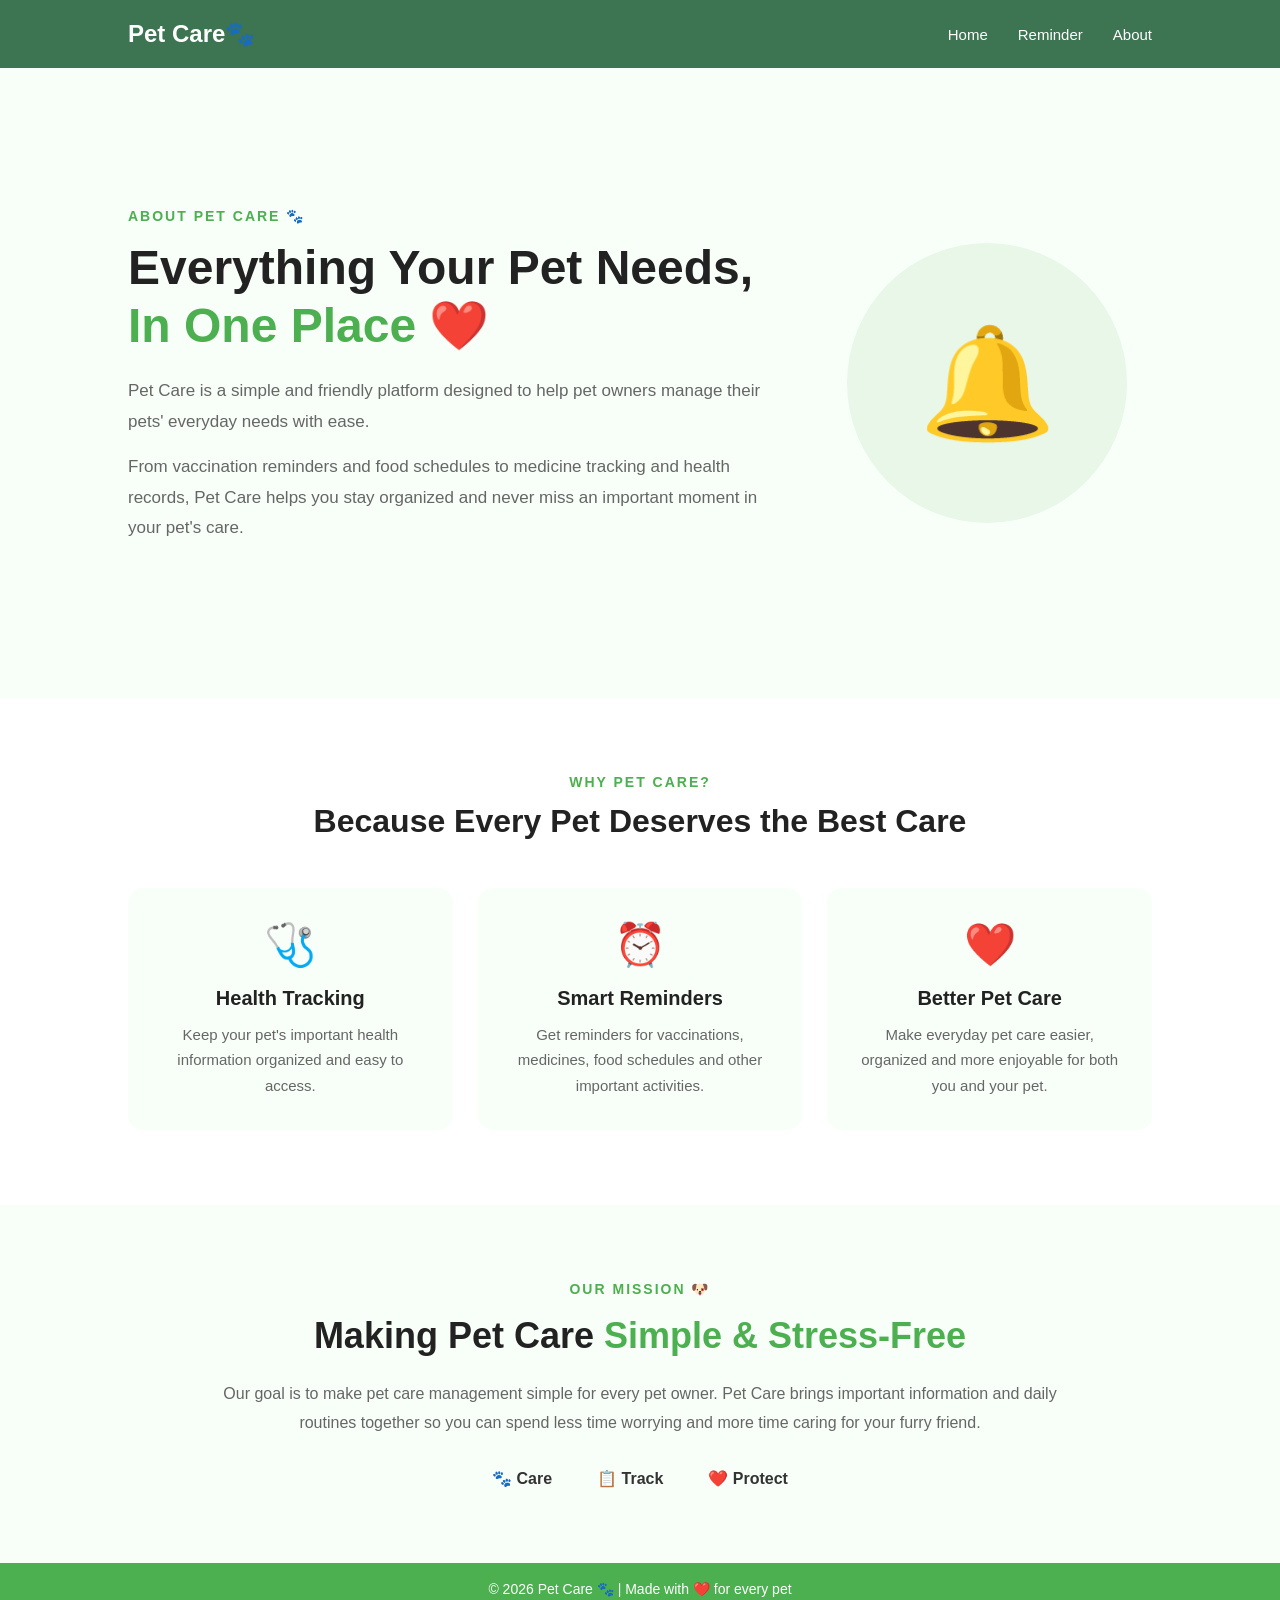
<file: about.html>
<!DOCTYPE html>
<html lang="en">
<head>
    <meta charset="UTF-8">
    <meta name="viewport" content="width=device-width, initial-scale=1.0">
    <title>About | Pet Care</title>
    <link rel="stylesheet" href="about.css">
</head>

<body>

    <!-- Navbar -->
    <header class="navbar">
        <h2>Pet Care🐾</h2>

        <nav>
            <a href="index.html">Home</a>
            <a href="reminder.html">Reminder</a>
            <a href="about.html">About</a>
        </nav>
    </header>


    <!-- About Hero -->
    <section class="about-hero">

        <div class="about-content">
            <span class="about-tag">ABOUT PET CARE 🐾</span>

            <h1>Everything Your Pet Needs,<br>
                <span>In One Place ❤️</span>
            </h1>

            <p>
                Pet Care is a simple and friendly platform designed
                to help pet owners manage their pets' everyday needs
                with ease.
            </p>

            <p>
                From vaccination reminders and food schedules to
                medicine tracking and health records, Pet Care helps
                you stay organized and never miss an important moment
                in your pet's care.
            </p>
        </div>

        <div class="about-image">
            <div class="paw-circle">🔔</div>
        </div>

    </section>


    <!-- Why Pet Care -->
    <section class="why-section">

        <div class="section-title">
            <span>WHY PET CARE?</span>
            <h2>Because Every Pet Deserves the Best Care</h2>
        </div>

        <div class="about-cards">

            <div class="about-card">
                <div class="about-icon">🩺</div>
                <h3>Health Tracking</h3>
                <p>
                    Keep your pet's important health information
                    organized and easy to access.
                </p>
            </div>

            <div class="about-card">
                <div class="about-icon">⏰</div>
                <h3>Smart Reminders</h3>
                <p>
                    Get reminders for vaccinations, medicines,
                    food schedules and other important activities.
                </p>
            </div>

            <div class="about-card">
                <div class="about-icon">❤️</div>
                <h3>Better Pet Care</h3>
                <p>
                    Make everyday pet care easier, organized and
                    more enjoyable for both you and your pet.
                </p>
            </div>

        </div>

    </section>


    <!-- Mission -->
    <section class="mission-section">

        <div class="mission-box">

            <span>OUR MISSION 🐶</span>

            <h2>
                Making Pet Care
                <strong>Simple & Stress-Free</strong>
            </h2>

            <p>
                Our goal is to make pet care management simple for
                every pet owner. Pet Care brings important information
                and daily routines together so you can spend less time
                worrying and more time caring for your furry friend.
            </p>

            <div class="mission-points">
                <div>🐾 Care</div>
                <div>📋 Track</div>
                <div>❤️ Protect</div>
            </div>

        </div>

    </section>


    <!-- Footer -->
    <footer>
        <p>© 2026 Pet Care 🐾 | Made with ❤️ for every pet</p>
    </footer>

</body>
</html>
</file>
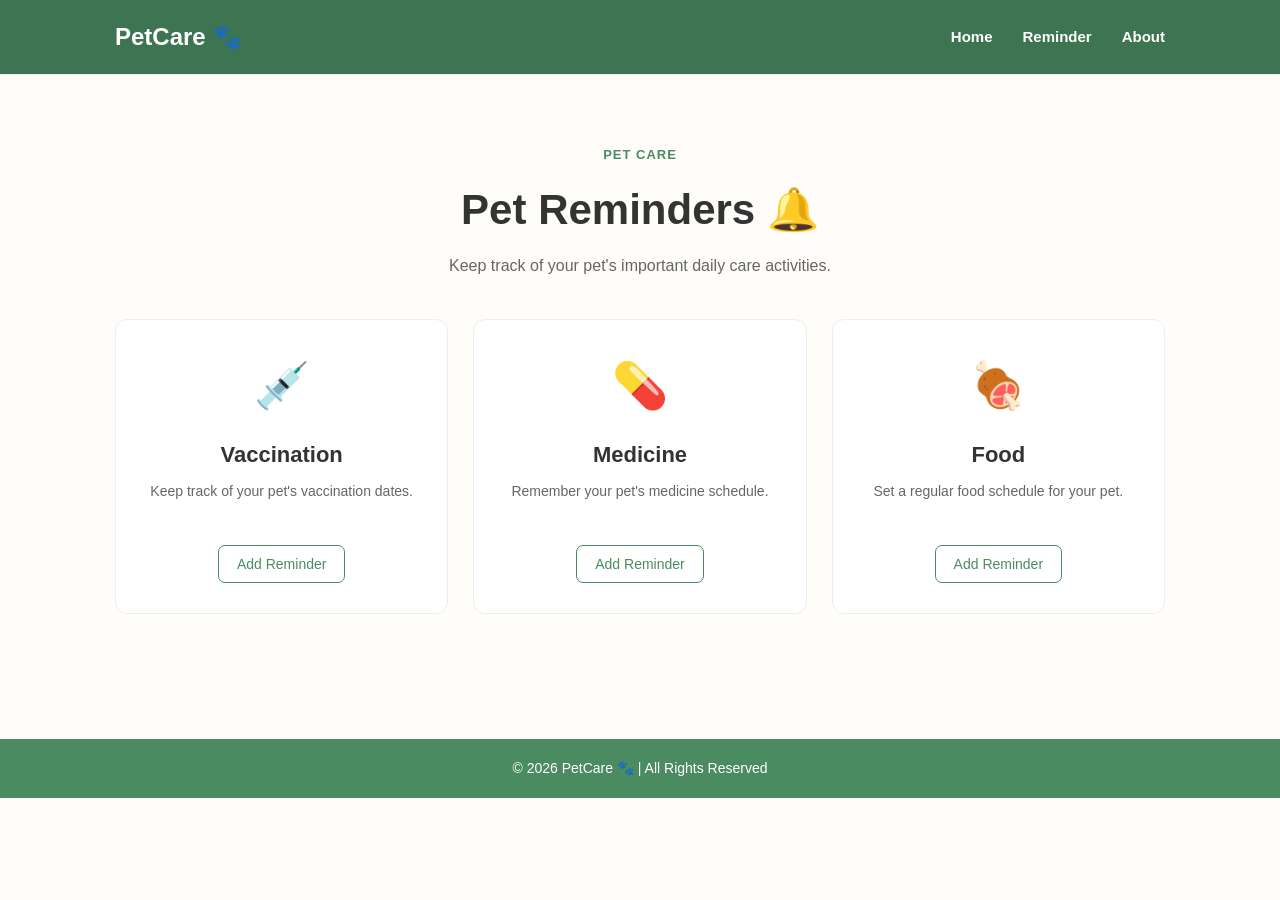
<file: reminder.html>
<!DOCTYPE html>
<html lang="en">
<head>
    <meta charset="UTF-8">
    <meta name="viewport" content="width=device-width, initial-scale=1.0">

    <title>Pet Reminders | PetCare</title>

    <link rel="stylesheet" href="reminder.css">
</head>

<body>

    <!-- Header -->

    <header>
        <nav class="navbar">

            <div class="logo">
                PetCare 🐾
            </div>

            <ul class="nav-links">
                <li><a href="index.html">Home</a></li>
                <li><a href="reminder.html">Reminder</a></li>
                <li><a href="about.html">About</a></li>
            </ul>

            <button class="menu-btn" id="menuBtn">☰</button>

        </nav>
    </header>


    <!-- Reminder Section -->

    <main>

        <section class="reminder-page">

            <p class="section-label">PET CARE</p>

            <h1>Pet Reminders 🔔</h1>

            <p class="reminder-intro">
                Keep track of your pet's important daily care activities.
            </p>


            <!-- Reminder Cards -->

            <div class="reminder-box">

                <!-- Vaccination -->

                <div class="reminder-card" data-type="vaccination">

                    <div class="card-icon">
                        💉
                    </div>

                    <h2>Vaccination</h2>

                    <p>
                        Keep track of your pet's vaccination dates.
                    </p>

                    <button class="reminder-btn">
                        Add Reminder
                    </button>

                </div>


                <!-- Medicine -->

                <div class="reminder-card" data-type="medicine">

                    <div class="card-icon">
                        💊
                    </div>

                    <h2>Medicine</h2>

                    <p>
                        Remember your pet's medicine schedule.
                    </p>

                    <button class="reminder-btn">
                        Add Reminder
                    </button>

                </div>


                <!-- Food -->

                <div class="reminder-card" data-type="food">

                    <div class="card-icon">
                        🍖
                    </div>

                    <h2>Food</h2>

                    <p>
                        Set a regular food schedule for your pet.
                    </p>

                    <button class="reminder-btn">
                        Add Reminder
                    </button>

                </div>

            </div>


            <!-- Saved Reminders -->

            <div id="savedReminders"></div>

        </section>

    </main>


    <!-- Reminder Modal -->

    <div class="modal" id="reminderModal">

        <div class="modal-content">

            <button
                class="close-btn"
                id="reminderClose">
                &times;
            </button>

            <h2 id="modalTitle">
                Add Reminder 🐾
            </h2>


            <form id="reminderForm">

                <input
                    type="text"
                    id="petName"
                    placeholder="Pet Name"
                    required
                >


                <input
                    type="text"
                    id="reminderName"
                    placeholder="Reminder Name"
                    required
                >


                <label for="reminderDate">
                    Date
                </label>

                <input
                    type="date"
                    id="reminderDate"
                    required
                >


                <div id="timeField">

                    <label for="reminderTime">
                        Time
                    </label>

                    <input
                        type="time"
                        id="reminderTime"
                    >

                </div>


                <button
                    type="submit"
                    class="primary-btn">
                    Save Reminder
                </button>

            </form>

        </div>

    </div>


    <!-- Footer -->

    <footer>

        <p>
            © 2026 PetCare 🐾 | All Rights Reserved
        </p>

    </footer>


    <script src="reminder.js"></script>

</body>
</html>
</file>
<file: about.css>
/* ========================================
   PET CARE - ABOUT PAGE
   ======================================== */


/* ---------- Global ---------- */

* {
    margin: 0;
    padding: 0;
    box-sizing: border-box;
}

html {
    scroll-behavior: smooth;
}

body {
    min-height: 100vh;
    display: flex;
    flex-direction: column;
    font-family: Arial, sans-serif;
    background: #ffffff;
    color: #222;
}


/* ========================================
   HEADER / NAVBAR
   ======================================== */

.navbar {
    display: flex;
    justify-content: space-between;
    align-items: center;
    padding: 20px 10%;
    background: #3d7452;
}

.navbar h2 {
    color: white;
    margin: 0;
    font-size: 24px;
}

.navbar nav {
    display: flex;
    align-items: center;
    gap: 30px;
    font-weight: bold;
}

.navbar nav a {
    color: white;
    text-decoration: none;
    font-size: 15px;
    font-weight: 500;
    transition: 0.3s;
}

.navbar nav a:hover {
    color: #e8f7e8;
}

.navbar nav a.active {
    font-weight: 700;
    border-bottom: 2px solid white;
    padding-bottom: 5px;
}


/* ========================================
   ABOUT HERO
   ======================================== */

.about-hero {
    min-height: 70vh;
    display: flex;
    align-items: center;
    justify-content: space-between;
    gap: 60px;
    padding: 70px 10%;
    background: #f8fff8;
}

.about-content {
    max-width: 650px;
}

.about-tag {
    display: inline-block;
    color: #4CAF50;
    font-size: 14px;
    font-weight: 700;
    letter-spacing: 2px;
    margin-bottom: 15px;
}

.about-content h1 {
    font-size: 48px;
    line-height: 1.2;
    margin-bottom: 22px;
    color: #222;
}

.about-content h1 span {
    color: #4CAF50;
}

.about-content p {
    color: #666;
    font-size: 17px;
    line-height: 1.8;
    margin-bottom: 15px;
}


/* ========================================
   ABOUT IMAGE
   ======================================== */

.about-image {
    display: flex;
    align-items: center;
    justify-content: center;
    min-width: 330px;
}

.paw-circle {
    width: 280px;
    height: 280px;
    border-radius: 50%;
    background: #e8f7e8;

    display: flex;
    align-items: center;
    justify-content: center;

    font-size: 110px;
}


/* ========================================
   WHY PET CARE SECTION
   ======================================== */

.why-section {
    padding: 75px 10%;
    background: #ffffff;
}

.section-title {
    text-align: center;
    margin-bottom: 45px;
}

.section-title span {
    color: #4CAF50;
    font-size: 14px;
    font-weight: 700;
    letter-spacing: 2px;
}

.section-title h2 {
    font-size: 32px;
    color: #222;
    margin-top: 10px;
    line-height: 1.3;
}


/* ---------- Cards ---------- */

.about-cards {
    display: grid;
    grid-template-columns: repeat(3, 1fr);
    gap: 25px;
}

.about-card {
    padding: 32px 25px;
    background: #f8fff8;
    border-radius: 15px;
    text-align: center;

    transition: 0.3s;
}

.about-card:hover {
    transform: translateY(-7px);
    box-shadow: 0 10px 25px rgba(0, 0, 0, 0.08);
}

.about-icon {
    font-size: 42px;
    margin-bottom: 18px;
}

.about-card h3 {
    color: #222;
    font-size: 20px;
    margin-bottom: 12px;
}

.about-card p {
    color: #666;
    font-size: 15px;
    line-height: 1.7;
}


/* ========================================
   MISSION SECTION
   ======================================== */

.mission-section {
    padding: 75px 10%;
    background: #f8fff8;
}

.mission-box {
    max-width: 850px;
    margin: auto;
    text-align: center;
}

.mission-box > span {
    color: #4CAF50;
    font-size: 14px;
    font-weight: 700;
    letter-spacing: 2px;
}

.mission-box h2 {
    font-size: 36px;
    line-height: 1.3;
    color: #222;
    margin: 15px 0 20px;
}

.mission-box h2 strong {
    color: #4CAF50;
}

.mission-box p {
    color: #666;
    font-size: 16px;
    line-height: 1.8;
}


/* ---------- Mission Points ---------- */

.mission-points {
    display: flex;
    justify-content: center;
    align-items: center;
    gap: 45px;
    margin-top: 32px;
}

.mission-points div {
    color: #333;
    font-size: 16px;
    font-weight: 600;
}


/* ========================================
   FOOTER
   ======================================== */

footer {
    margin-top: auto;
    background: #4CAF50;
    color: white;
    text-align: center;
    padding: 18px 10%;
}

footer p {
    margin: 0;
    font-size: 14px;
}


/* ========================================
   MOBILE RESPONSIVE
   ======================================== */

@media (max-width: 768px) {

    /* Header */

    .navbar {
        padding: 18px 6%;
        flex-direction: column;
        gap: 15px;
    }

    .navbar h2 {
        font-size: 22px;
    }

    .navbar nav {
        gap: 15px;
        flex-wrap: wrap;
        justify-content: center;
    }

    .navbar nav a {
        font-size: 13px;
    }


    /* About Hero */

    .about-hero {
        min-height: auto;
        flex-direction: column;
        text-align: center;
        gap: 40px;
        padding: 55px 7%;
    }

    .about-content {
        max-width: 100%;
    }

    .about-content h1 {
        font-size: 36px;
    }

    .about-content p {
        font-size: 15px;
        line-height: 1.7;
    }


    /* About Image */

    .about-image {
        min-width: auto;
    }

    .paw-circle {
        width: 220px;
        height: 220px;
        font-size: 80px;
    }


    /* Why Section */

    .why-section {
        padding: 60px 7%;
    }

    .section-title {
        margin-bottom: 35px;
    }

    .section-title h2 {
        font-size: 27px;
    }

    .about-cards {
        grid-template-columns: 1fr;
        gap: 20px;
    }


    /* Mission */

    .mission-section {
        padding: 60px 7%;
    }

    .mission-box h2 {
        font-size: 29px;
    }

    .mission-box p {
        font-size: 15px;
    }

    .mission-points {
        gap: 20px;
        flex-wrap: wrap;
    }


    /* Footer */

    footer {
        padding: 16px 5%;
    }

    footer p {
        font-size: 13px;
    }
}
</file>
<file: reminder.css>
/* =========================
   RESET
========================= */

* {
    margin: 0;
    padding: 0;
    box-sizing: border-box;
}

html {
    scroll-behavior: smooth;
}

body {
    font-family: Arial, sans-serif;
    background-color: #fffdf9;
    color: #333;
    line-height: 1.6;
}


/* =========================
   HEADER
========================= */

header {
    background-color: #3d7452;
    border-bottom: 1px solid #eeeeee;
}

.navbar {
    max-width: 1100px;
    margin: auto;
    padding: 18px 25px;

    display: flex;
    align-items: center;
    justify-content: space-between;
}

.logo {
    font-size: 24px;
    font-weight: bold;
    color: white;
}

.nav-links {
    list-style: none;
    display: flex;
    gap: 30px;
}

.nav-links a {
    text-decoration: none;
    color: white;
    font-size: 15px;
    font-weight: bold;
}

.nav-links a:hover {
    color: #4b8b62;
}

.menu-btn {
    display: none;
    border: none;
    background: none;
    font-size: 25px;
    cursor: pointer;
    color: white;
}


/* =========================
   REMINDER PAGE
========================= */

.reminder-page {
    max-width: 1100px;
    min-height: 650px;

    margin: auto;
    padding: 70px 25px 80px;

    text-align: center;
}

.section-label {
    color: #4b8b62;
    font-size: 13px;
    font-weight: bold;
    letter-spacing: 1px;
}

.reminder-page h1 {
    font-size: 42px;
    margin: 10px 0;
}

.reminder-intro {
    color: #666;
    margin-bottom: 40px;
}


/* =========================
   REMINDER CARDS
========================= */

.reminder-box {
    display: grid;
    grid-template-columns: repeat(3, 1fr);
    gap: 25px;
    margin-top: 30px;
}

.reminder-card {
    background-color: #ffffff;

    border: 1px solid #eeeeee;
    border-radius: 12px;

    padding: 30px 25px;

    text-align: center;
}

.card-icon {
    font-size: 45px;
    margin-bottom: 15px;
}

.reminder-card h2 {
    font-size: 22px;
    margin-bottom: 8px;
}

.reminder-card p {
    color: #666;
    font-size: 14px;
    min-height: 45px;
    margin-bottom: 20px;
}


/* =========================
   ADD REMINDER BUTTON
========================= */

.reminder-btn {
    border: 1px solid #4b8b62;
    background-color: transparent;

    color: #4b8b62;

    padding: 10px 18px;
    border-radius: 7px;

    cursor: pointer;
    font-size: 14px;
}

.reminder-btn:hover {
    background-color: #4b8b62;
    color: #ffffff;
}


/* =========================
   SAVED REMINDERS
========================= */

#savedReminders {
    max-width: 800px;
    margin: 45px auto 0;
    text-align: left;
}

#savedReminders h3 {
    margin-bottom: 15px;
    font-size: 22px;
}

.saved-reminder {
    background-color: #ffffff;

    border: 1px solid #eeeeee;
    border-left: 4px solid #4b8b62;

    border-radius: 8px;

    padding: 16px 18px;
    margin-bottom: 12px;
}

.saved-reminder h4 {
    font-size: 17px;
    margin-bottom: 5px;
}

.saved-reminder p {
    color: #666;
    font-size: 14px;
}

.delete-reminder {
    margin-top: 8px;

    border: none;
    background: none;

    color: #d9534f;

    cursor: pointer;
    font-size: 13px;
}


/* =========================
   MODAL
========================= */

.modal {
    display: none;

    position: fixed;
    inset: 0;

    background-color: rgba(0, 0, 0, 0.45);

    align-items: center;
    justify-content: center;

    padding: 20px;

    z-index: 1000;
}

.modal-content {
    position: relative;

    background-color: #ffffff;

    width: 100%;
    max-width: 430px;

    padding: 30px;

    border-radius: 12px;
}

.modal-content h2 {
    margin-bottom: 20px;
    font-size: 24px;
}


/* =========================
   CLOSE BUTTON
========================= */

.close-btn {
    position: absolute;

    top: 10px;
    right: 15px;

    border: none;
    background: none;

    font-size: 28px;
    color: #555;

    cursor: pointer;
}


/* =========================
   REMINDER FORM
========================= */

#reminderForm {
    display: flex;
    flex-direction: column;
    gap: 12px;
}

#reminderForm input {
    width: 100%;

    padding: 12px;

    border: 1px solid #dddddd;
    border-radius: 7px;

    font-family: inherit;
    font-size: 14px;
}

#reminderForm input:focus {
    outline: none;
    border-color: #4b8b62;
}

#reminderForm label {
    font-size: 13px;
    color: #555;
    text-align: left;
    margin-top: 3px;
}

#reminderForm .primary-btn {
    margin-top: 8px;
}


/* =========================
   PRIMARY BUTTON
========================= */

.primary-btn {
    display: inline-block;

    background-color: #4b8b62;
    color: #ffffff;

    border: 1px solid #4b8b62;
    border-radius: 7px;

    padding: 11px 20px;

    font-family: inherit;
    font-size: 14px;

    cursor: pointer;
    text-decoration: none;
}

.primary-btn:hover {
    background-color: #3d7452;
}


/* =========================
   FOOTER
========================= */

footer {
    background-color: #4b8b62;
    color: #ffffff;

    text-align: center;

    padding: 18px;

    font-size: 14px;
}


/* =========================
   MOBILE RESPONSIVE
========================= */

@media (max-width: 768px) {

    .navbar {
        padding: 16px 20px;
    }

    .nav-links {
        display: none;

        position: absolute;

        top: 65px;
        left: 0;

        width: 100%;

        background-color: white;

        flex-direction: column;
        align-items: center;

        gap: 18px;

        padding: 20px;

        border-bottom: 1px solid #eeeeee;

        z-index: 1000;
    }
    .nav-links a{
        color: #3d7452;
        padding: 10px;
    }

    .nav-links.active {
        display: flex;
    }

    .menu-btn {
        display: block;
        color: white;
    }


    .reminder-page {
        padding: 50px 20px 60px;
    }

    .reminder-page h1 {
        font-size: 34px;
    }

    .reminder-box {
        grid-template-columns: 1fr;
        gap: 18px;
    }

    .reminder-card {
        padding: 25px 20px;
    }

    .card-icon {
        font-size: 40px;
    }


    .modal-content {
        padding: 25px 20px;
    }

    footer {
        font-size: 13px;
    }
}
</file>
